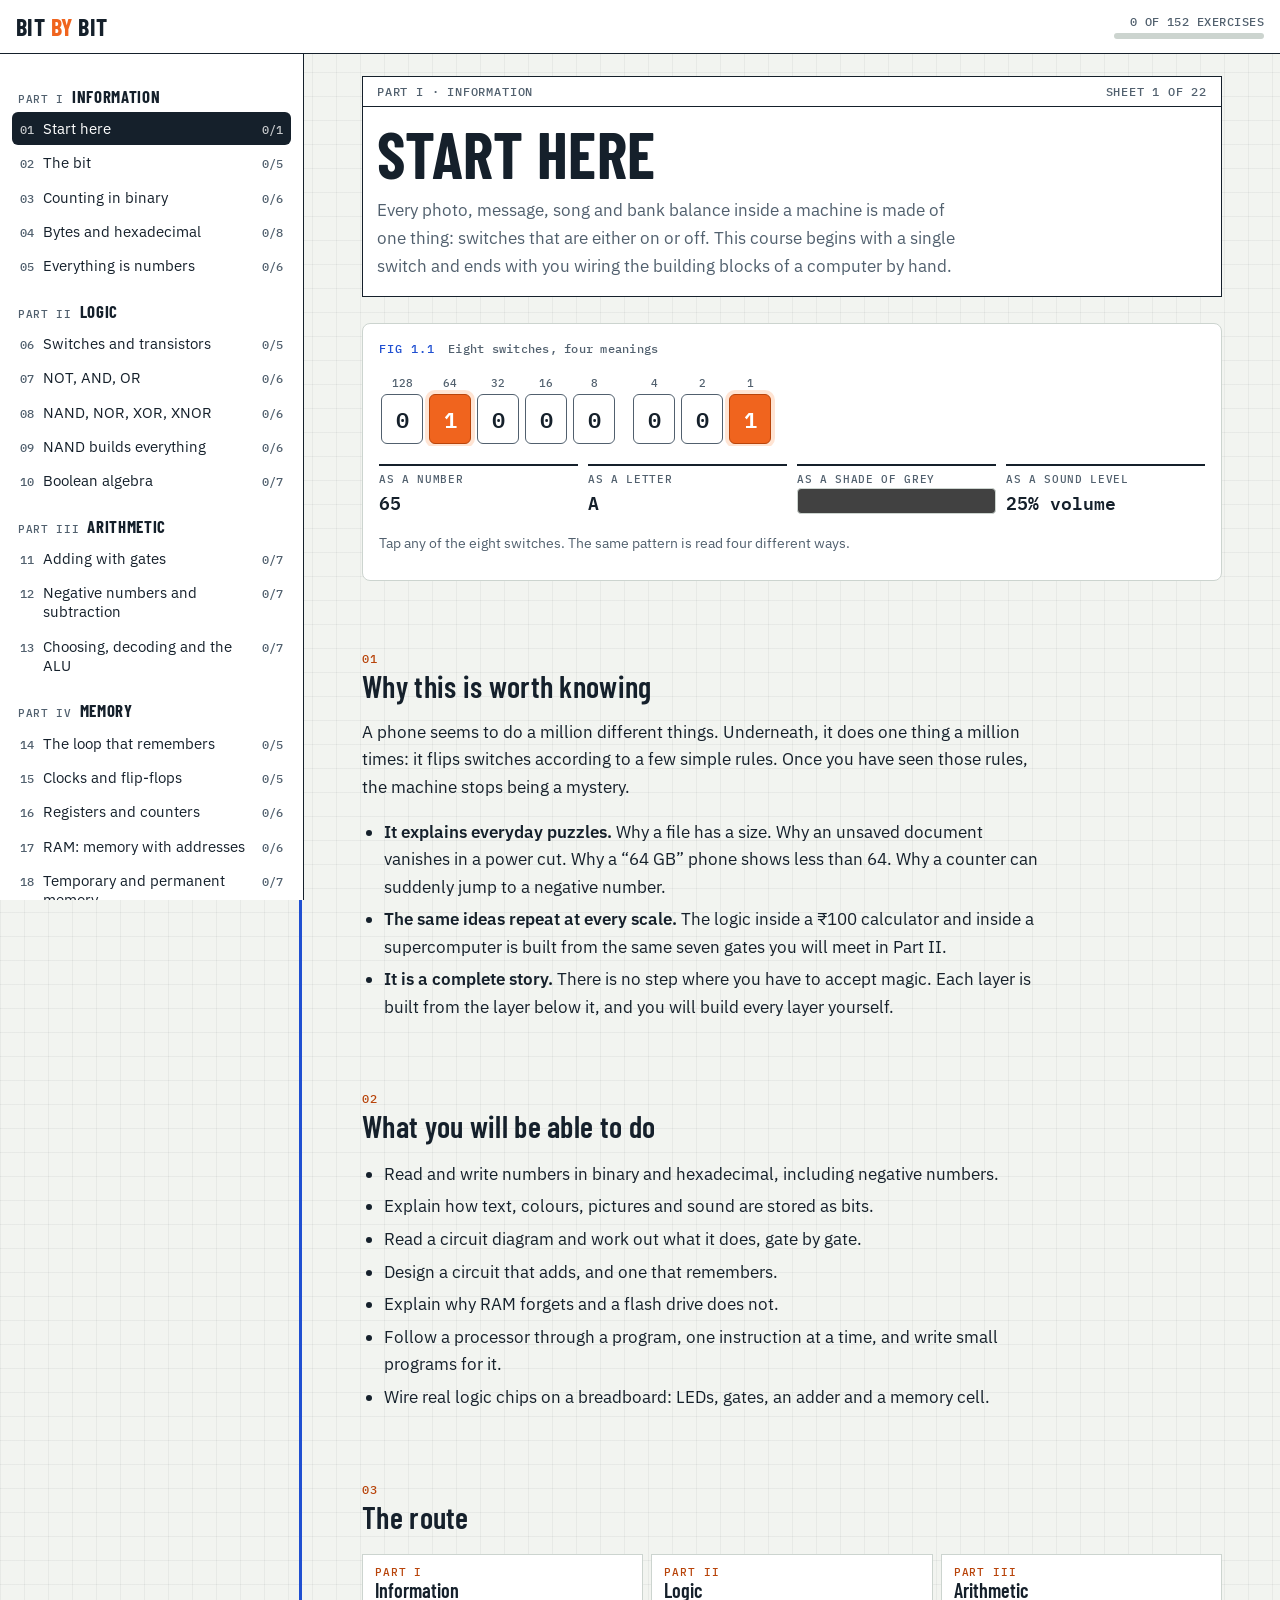
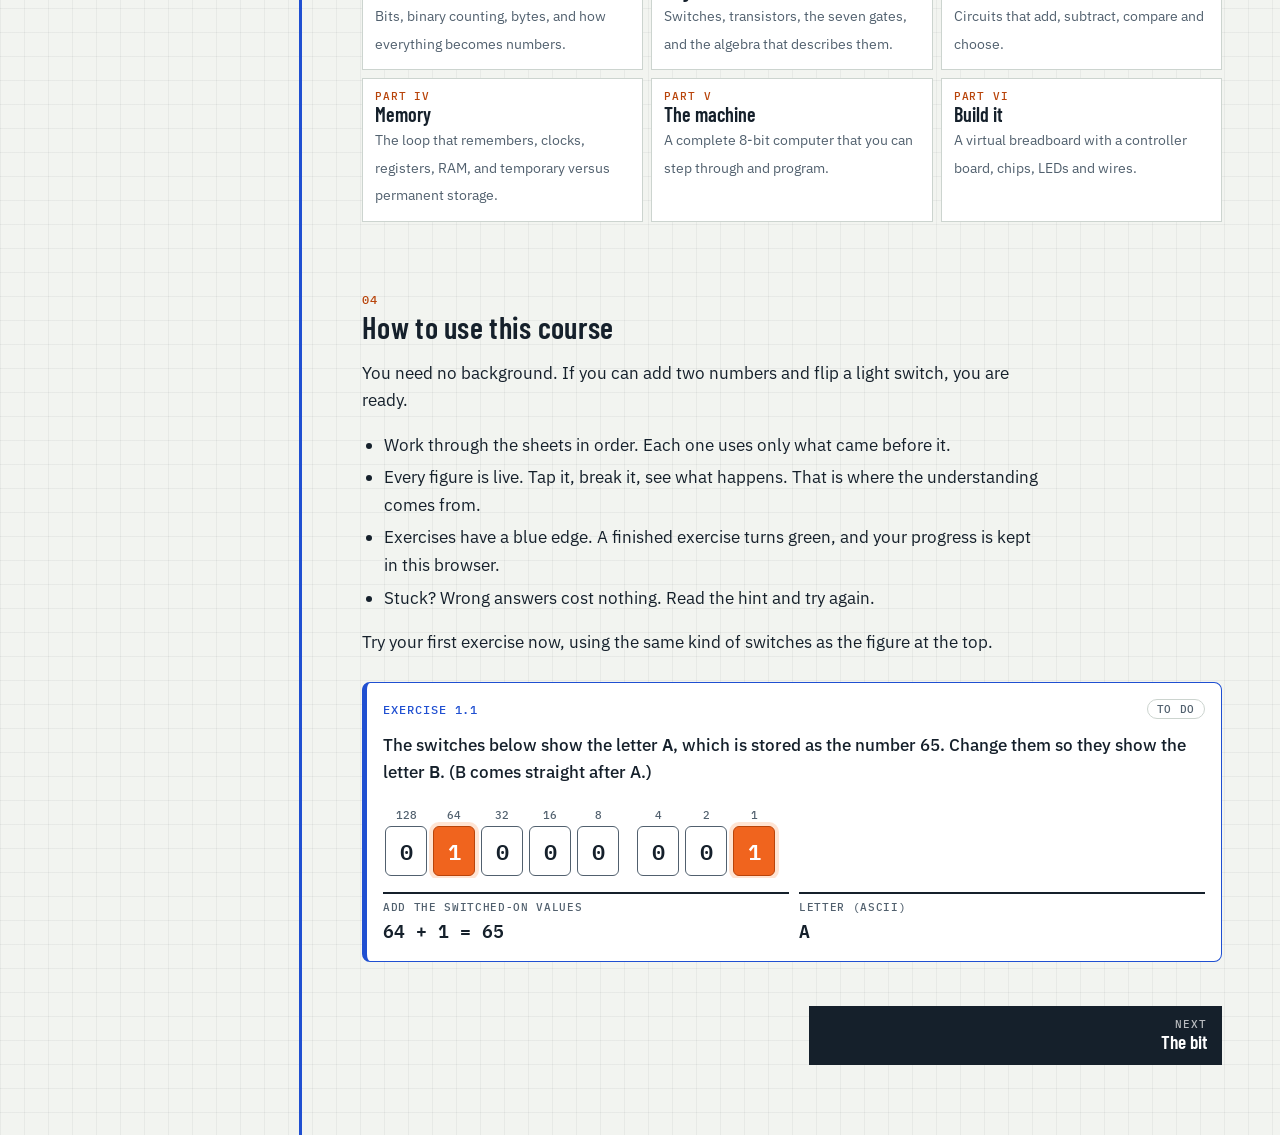
<file: index.html>
<!DOCTYPE html>
<html lang="en">
<head>
  <meta charset="utf-8">
  <meta name="viewport" content="width=device-width, initial-scale=1">
  <title>Bit by Bit</title>
  <meta name="description" content="A free interactive course that takes you from a single bit to a working computer: binary, logic gates, adders, memory, a tiny CPU and a virtual breadboard.">
  <link rel="preconnect" href="https://fonts.googleapis.com">
  <link rel="preconnect" href="https://fonts.gstatic.com" crossorigin>
  <link href="https://fonts.googleapis.com/css2?family=Barlow+Condensed:wght@500;600;700&family=IBM+Plex+Mono:wght@400;500;600;700&family=IBM+Plex+Sans:ital,wght@0,400;0,500;0,600;1,400&display=swap" rel="stylesheet">
  <link rel="stylesheet" href="css/app.css">
</head>
<body>
  <header class="topbar">
    <button id="toc-toggle" type="button" aria-controls="toc">Contents</button>
    <a class="brand" href="#start">Bit <i>by</i> Bit</a>
    <div class="prog" aria-label="Your progress"><span data-progress></span><div class="bar"><i data-bar></i></div></div>
  </header>
  <nav class="toc" id="toc" aria-label="Contents"><div id="toc-list"></div></nav>
  <div class="scrim" id="scrim"></div>
  <main id="main" tabindex="-1"><article id="page"></article></main>

  <script src="js/engine.js"></script>
  <script src="js/challenges.js"></script>
  <script src="js/app.js"></script>
  <script src="js/circuit.js"></script>
  <script src="js/widgets-a.js"></script>
  <script src="js/widgets-b.js"></script>
  <script src="js/boardui.js"></script>
  <script src="js/lessons-1.js"></script>
  <script src="js/lessons-2.js"></script>
  <script src="js/lessons-3.js"></script>
  <script src="js/lessons-4.js"></script>
  <script src="js/lessons-5.js"></script>
  <script>LG.start();</script>
</body>
</html>
</file>
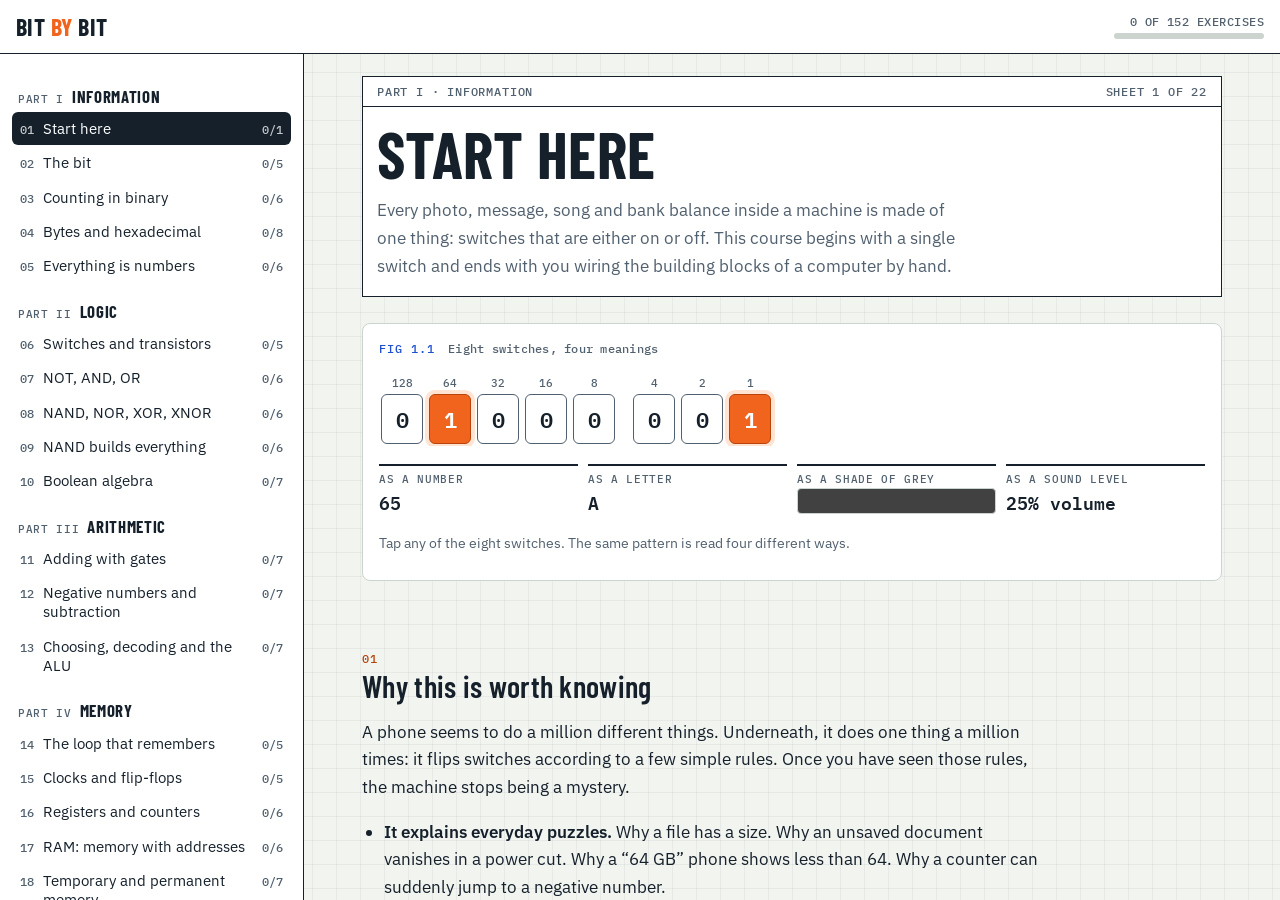
<file: logic_gates_teaching_app.html>
<!DOCTYPE html>
<html lang="en">
<head>
  <meta charset="utf-8">
  <meta name="viewport" content="width=device-width, initial-scale=1">
  <meta http-equiv="refresh" content="0; url=index.html">
  <title>Bit by Bit</title>
</head>
<body>
  <p>The Logic Gates Learning Lab is now <a href="index.html">Bit by Bit</a>.</p>
</body>
</html>
</file>
<file: css/app.css>
/* Bit by Bit. Layout idea: an engineer's drawing sheet. Graph-paper ground, a title block
   on every chapter, ink-blue for controls, and one loud colour kept for a live signal (a 1). */
:root {
  --paper: #F2F4F0;
  --sheet: #FFFFFF;
  --ink: #15202B;
  --ink-2: #51606E;
  --rule: #CCD4CF;
  --grid: rgba(21, 32, 43, 0.05);
  --accent: #1F4FD1;
  --accent-soft: #E4EBFB;
  --on-accent: #FFFFFF;
  --hi: #F0641E;
  --hi-deep: #B8440A;
  --hi-soft: #FFE4D3;
  --lo: #93A0AC;
  --good: #14784E;
  --good-soft: #DDF3E8;
  --bad: #BE2D28;
  --bad-soft: #FBE3E1;
  --warn: #8A5A00;
  --warn-soft: #FBEFD2;
  --f-display: "Barlow Condensed", "Arial Narrow", "Roboto Condensed", system-ui, sans-serif;
  --f-body: "IBM Plex Sans", system-ui, -apple-system, "Segoe UI", Roboto, sans-serif;
  --f-mono: "IBM Plex Mono", ui-monospace, SFMono-Regular, Menlo, Consolas, monospace;
  --toc-w: 304px;
  --bar-h: 54px;
}
@media (prefers-color-scheme: dark) {
  :root:not([data-theme="light"]) {
    color-scheme: dark;
    --paper: #0D141B; --sheet: #151E27; --ink: #E7EDF2; --ink-2: #9BA9B6; --rule: #2B3743; --grid: rgba(231, 237, 242, 0.035);
    --accent: #86ABFF; --accent-soft: #1B2B4D; --on-accent: #0D141B;
    --hi: #FF8A47; --hi-deep: #FFB489; --hi-soft: #4A2613; --lo: #586674;
    --good: #55C993; --good-soft: #143326; --bad: #FF8078; --bad-soft: #3D1A18; --warn: #F2C063; --warn-soft: #3A2D10;
  }
}
:root[data-theme="dark"] {
  color-scheme: dark;
  --paper: #0D141B; --sheet: #151E27; --ink: #E7EDF2; --ink-2: #9BA9B6; --rule: #2B3743; --grid: rgba(231, 237, 242, 0.035);
  --accent: #86ABFF; --accent-soft: #1B2B4D; --on-accent: #0D141B;
  --hi: #FF8A47; --hi-deep: #FFB489; --hi-soft: #4A2613; --lo: #586674;
  --good: #55C993; --good-soft: #143326; --bad: #FF8078; --bad-soft: #3D1A18; --warn: #F2C063; --warn-soft: #3A2D10;
}

* { box-sizing: border-box; }
html { height: 100%; -webkit-text-size-adjust: 100%; scroll-padding-top: calc(var(--bar-h) + 12px); }
body {
  margin: 0; min-height: 100%; color: var(--ink); background-color: var(--paper);
  background-image: linear-gradient(var(--grid) 1px, transparent 1px), linear-gradient(90deg, var(--grid) 1px, transparent 1px);
  background-size: 24px 24px;
  font: 400 17px/1.62 var(--f-body);
}
button, input, select, textarea { font: inherit; color: inherit; }
button { cursor: pointer; }
:focus-visible { outline: 3px solid var(--accent); outline-offset: 2px; }
code, .mono { font-family: var(--f-mono); font-variant-numeric: tabular-nums; }
code { background: var(--accent-soft); padding: 0.08em 0.36em; border-radius: 4px; font-size: 0.92em; white-space: nowrap; }
a { color: var(--accent); }

/* ── top bar ── */
.topbar {
  position: fixed; inset: 0 0 auto 0; height: var(--bar-h); z-index: 30; display: flex; align-items: center; gap: 12px; padding: 0 16px;
  background: var(--sheet); border-bottom: 1.5px solid var(--ink);
}
.brand { font: 700 1.5rem/1 var(--f-display); letter-spacing: 0.02em; text-transform: uppercase; color: var(--ink); text-decoration: none; white-space: nowrap; }
.brand i { font-style: normal; color: var(--hi); }
#toc-toggle { border: 1.5px solid var(--ink); background: var(--sheet); border-radius: 6px; padding: 5px 11px; font: 600 0.85rem var(--f-mono); text-transform: uppercase; letter-spacing: 0.04em; }
.prog { margin-left: auto; display: flex; flex-direction: column; align-items: flex-end; gap: 4px; font: 500 0.72rem var(--f-mono); color: var(--ink-2); text-transform: uppercase; letter-spacing: 0.04em; min-width: 0; }
.bar { width: 150px; max-width: 34vw; height: 6px; background: var(--rule); border-radius: 3px; overflow: hidden; }
.bar i { display: block; height: 100%; width: 0; background: var(--hi); transition: width 0.4s; }

/* ── contents ── */
.toc {
  position: fixed; top: var(--bar-h); bottom: 0; left: 0; width: var(--toc-w); z-index: 25; overflow-y: auto; padding: 14px 12px 40px;
  background: var(--sheet); border-right: 1.5px solid var(--ink); transform: translateX(-102%); transition: transform 0.22s ease;
}
.toc h2 { margin: 18px 6px 6px; font: 700 1.05rem/1.2 var(--f-display); letter-spacing: 0.04em; text-transform: uppercase; display: flex; gap: 8px; align-items: baseline; }
.toc h2 span { font: 500 0.7rem var(--f-mono); color: var(--ink-2); letter-spacing: 0.06em; }
.toc ol { list-style: none; margin: 0; padding: 0; display: flex; flex-direction: column; gap: 1px; }
.toc a { display: flex; gap: 9px; align-items: baseline; padding: 7px 8px; border-radius: 6px; text-decoration: none; color: var(--ink); font-size: 0.93rem; line-height: 1.3; }
.toc a:hover { background: var(--accent-soft); }
.toc a.current { background: var(--ink); color: var(--sheet); }
.toc .no { font: 500 0.74rem var(--f-mono); color: var(--ink-2); }
.toc a.current .no, .toc a.current .st { color: inherit; opacity: 0.75; }
.toc .tt-title { flex: 1; }
.toc .st { font: 500 0.72rem var(--f-mono); color: var(--ink-2); white-space: nowrap; }
.toc a.complete .st { color: var(--good); font-weight: 700; }
.scrim { position: fixed; inset: 0; background: rgba(8, 14, 20, 0.5); z-index: 20; opacity: 0; pointer-events: none; transition: opacity 0.2s; }
.toc-open .toc { transform: none; }
.toc-open .scrim { opacity: 1; pointer-events: auto; }

main { padding: calc(var(--bar-h) + 22px) 16px 70px; outline: none; }
#page { max-width: 860px; margin: 0 auto; }
@media (min-width: 1040px) {
  .toc { transform: none; }
  main { margin-left: var(--toc-w); padding-left: 36px; padding-right: 36px; }
  #toc-toggle, .scrim { display: none; }
}

/* ── chapter title block ── */
.titleblock { border: 1.5px solid var(--ink); background: var(--sheet); margin-bottom: 26px; }
.tb-row { display: flex; justify-content: space-between; gap: 12px; flex-wrap: wrap; padding: 7px 14px; border-bottom: 1.5px solid var(--ink); font: 500 0.72rem var(--f-mono); letter-spacing: 0.07em; text-transform: uppercase; color: var(--ink-2); }
.titleblock h1 { margin: 0; padding: 16px 14px 6px; font: 700 clamp(2.3rem, 8vw, 4rem)/0.98 var(--f-display); text-transform: uppercase; letter-spacing: 0.005em; text-wrap: balance; }
.titleblock .lead { margin: 0; padding: 4px 14px 16px; max-width: 62ch; font-size: 1.08rem; color: var(--ink-2); }

/* ── prose ── */
.prose > p, .prose > ul, .prose > ol, .prose > h2, .prose > h3, .prose > dl, .prose > .key, .prose > .aside, .prose > .recap, .prose > blockquote { max-width: 68ch; }
.prose { counter-reset: sec; }
.prose h2 { counter-increment: sec; margin: 2.3em 0 0.5em; font: 600 1.9rem/1.1 var(--f-display); letter-spacing: 0.01em; text-wrap: balance; }
.prose h2::before { content: counter(sec, decimal-leading-zero); display: block; font: 500 0.72rem var(--f-mono); letter-spacing: 0.08em; color: var(--hi-deep); margin-bottom: 4px; }
.prose h3 { margin: 1.7em 0 0.4em; font: 600 1.12rem/1.3 var(--f-body); }
.prose p { margin: 0.75em 0; }
.prose li { margin: 0.3em 0; }
.prose ul, .prose ol { padding-left: 1.3em; }
.prose strong, .prose b { font-weight: 600; }
.key { border-left: 4px solid var(--hi); background: var(--sheet); padding: 12px 16px; margin: 1.3em 0; }
.key b:first-child { display: block; font: 500 0.72rem var(--f-mono); letter-spacing: 0.08em; text-transform: uppercase; color: var(--hi-deep); margin-bottom: 3px; }
.aside { border: 1px dashed var(--rule); padding: 10px 14px; margin: 1.3em 0; color: var(--ink-2); font-size: 0.95rem; background: var(--sheet); }
.recap { border: 1.5px solid var(--ink); background: var(--sheet); padding: 14px 18px; margin: 2.4em 0 1em; }
.recap h3 { margin: 0 0 6px; font: 700 1.2rem var(--f-display); letter-spacing: 0.04em; text-transform: uppercase; }
.recap ul { margin: 0; }
dl.words { display: grid; grid-template-columns: max-content 1fr; gap: 6px 16px; margin: 1em 0; }
dl.words dt { font: 600 0.92rem var(--f-mono); }
dl.words dd { margin: 0; }
@media (max-width: 480px) { dl.words { grid-template-columns: 1fr; gap: 0; } dl.words dd { margin-bottom: 8px; } }
.roadmap { list-style: none; padding: 0 !important; margin: 1.2em 0; display: grid; gap: 8px; counter-reset: rm; max-width: none !important; grid-template-columns: repeat(auto-fit, minmax(230px, 1fr)); }
.roadmap li { counter-increment: rm; margin: 0; border: 1px solid var(--rule); background: var(--sheet); padding: 10px 12px 12px; }
.roadmap li::before { content: "Part " counter(rm, upper-roman); display: block; font: 500 0.7rem var(--f-mono); letter-spacing: 0.08em; text-transform: uppercase; color: var(--hi-deep); }
.roadmap b { display: block; font: 600 1.25rem/1.15 var(--f-display); }
.roadmap span { font-size: 0.9rem; color: var(--ink-2); }
.plain-table { border-collapse: collapse; font-size: 0.93rem; min-width: 520px; }
.plain-table th, .plain-table td { text-align: left; padding: 7px 12px 7px 0; border-bottom: 1px solid var(--rule); vertical-align: top; }
.plain-table th { font: 500 0.72rem var(--f-mono); text-transform: uppercase; letter-spacing: 0.06em; color: var(--ink-2); }
.plain-table td.mono { white-space: nowrap; }

.pager { display: flex; justify-content: space-between; gap: 12px; margin-top: 44px; }
.pg { flex: 1; max-width: 48%; border: 1.5px solid var(--ink); background: var(--sheet); padding: 10px 14px; text-decoration: none; color: var(--ink); display: flex; flex-direction: column; }
.pg span { font: 500 0.7rem var(--f-mono); text-transform: uppercase; letter-spacing: 0.08em; color: var(--ink-2); }
.pg b { font: 600 1.2rem/1.15 var(--f-display); }
.pg.next { text-align: right; margin-left: auto; background: var(--ink); color: var(--sheet); }
.pg.next span { color: inherit; opacity: 0.7; }

/* ── interactive frames ── */
.w { background: var(--sheet); border: 1px solid var(--rule); border-radius: 8px; padding: 16px; margin: 1.5em 0; min-width: 0; }
.fig-cap { font: 500 0.78rem var(--f-mono); color: var(--ink-2); margin-bottom: 12px; letter-spacing: 0.02em; }
.fig-cap span { text-transform: uppercase; letter-spacing: 0.08em; color: var(--accent); margin-right: 6px; }
.w.ex { border: 1.5px solid var(--accent); border-left-width: 5px; }
.w.ex.is-done { border-color: var(--good); }
.w .w.ex { margin-bottom: 0; }
.ex-head { display: flex; justify-content: space-between; align-items: center; gap: 10px; margin-bottom: 8px; }
.ex-no { font: 500 0.74rem var(--f-mono); letter-spacing: 0.08em; text-transform: uppercase; color: var(--accent); }
.is-done .ex-no { color: var(--good); }
.chip { font: 500 0.7rem var(--f-mono); letter-spacing: 0.06em; text-transform: uppercase; border: 1px solid var(--rule); border-radius: 99px; padding: 2px 9px; color: var(--ink-2); white-space: nowrap; }
.is-done .chip { background: var(--good); border-color: var(--good); color: var(--sheet); }
.ex-q { display: block; margin: 0 0 12px; font-weight: 500; }
.scrollx {
  overflow-x: auto; max-width: 100%; -webkit-overflow-scrolling: touch;
  /* soft shadows at an edge whenever there is more to scroll to */
  background:
    linear-gradient(to right, var(--sheet) 40%, transparent) left / 28px 100% no-repeat local,
    linear-gradient(to left, var(--sheet) 40%, transparent) right / 28px 100% no-repeat local,
    radial-gradient(farthest-side at 0 50%, var(--lo), transparent) left / 12px 100% no-repeat scroll,
    radial-gradient(farthest-side at 100% 50%, var(--lo), transparent) right / 12px 100% no-repeat scroll;
}
pre.code { margin: 0.8em 0; white-space: pre; overflow-x: auto; width: auto; min-width: max-content; }
.grow { flex: 1 1 300px; min-width: 0; }
.hint-inline { margin: 8px 0 0; font-size: 0.86rem; color: var(--ink-2); }
.live { margin: 12px 0 0; padding: 9px 12px; background: var(--paper); border-radius: 6px; font-size: 0.95rem; }
.fb { margin: 12px 0 0; padding: 9px 12px; border-radius: 6px; font-size: 0.95rem; }
.fb:empty { display: none; }
.fb.good { background: var(--good-soft); color: var(--good); }
.fb.bad { background: var(--bad-soft); color: var(--bad); }
.fb.good b, .fb.bad b { font-weight: 700; }
.shake { animation: shake 0.3s; }
@keyframes shake { 25% { transform: translateX(-5px); } 75% { transform: translateX(5px); } }

.btn { border: 1.5px solid var(--accent); background: var(--accent); color: var(--on-accent); padding: 8px 15px; border-radius: 6px; font-weight: 600; font-size: 0.93rem; min-height: 42px; }
.btn:hover { filter: brightness(1.1); }
.btn.ghost { background: transparent; color: var(--accent); }
.btn.danger { background: var(--bad); border-color: var(--bad); color: var(--sheet); }
.btn.sq { min-width: 42px; padding: 8px 0; }
.btn:disabled { opacity: 0.45; cursor: not-allowed; }
.ctrl { display: flex; flex-wrap: wrap; align-items: center; gap: 10px; margin-top: 12px; }
.ctrl:first-child { margin-top: 0; }
.ctrl label { font-size: 0.9rem; font-weight: 500; }
.ctrl input[type="range"] { flex: 1 1 160px; min-width: 120px; accent-color: var(--hi); }
.check { display: inline-flex; align-items: center; gap: 6px; font-size: 0.9rem; }
.check input { width: 18px; height: 18px; accent-color: var(--accent); }
.select, .answer, .code { border: 1.5px solid var(--ink-2); background: var(--sheet); border-radius: 6px; padding: 8px 10px; min-height: 42px; }
.answer { width: 9.5em; max-width: 100%; }
.answer.wide { flex: 1 1 220px; width: auto; }
.answer-row { display: flex; flex-wrap: wrap; align-items: center; gap: 10px; margin-top: 10px; }
.choices { display: flex; flex-wrap: wrap; gap: 10px; }
.choices.stack { flex-direction: column; align-items: stretch; }
.choice { border: 1.5px solid var(--ink-2); background: var(--sheet); border-radius: 6px; padding: 9px 16px; min-height: 44px; min-width: 56px; text-align: left; }
.choice:hover { border-color: var(--accent); }
.choice.right { background: var(--good-soft); border-color: var(--good); color: var(--good); font-weight: 600; }
.choice.wrong { background: var(--bad-soft); border-color: var(--bad); color: var(--bad); }
.reveal { margin-top: 12px; font-size: 0.93rem; }
.reveal summary { cursor: pointer; color: var(--accent); font-weight: 500; }
.tabs { display: flex; flex-wrap: wrap; gap: 6px; margin-bottom: 12px; }
.tab { border: 1.5px solid var(--rule); background: var(--sheet); border-radius: 6px; padding: 7px 12px; font-size: 0.9rem; min-height: 40px; }
.tab.on { background: var(--ink); border-color: var(--ink); color: var(--sheet); }
.tab code { background: transparent; padding: 0; opacity: 0.7; }
.two-col { display: flex; flex-wrap: wrap; gap: 18px; align-items: flex-start; }
.two-col > * { flex: 1 1 260px; min-width: 0; }
.dots { display: flex; align-items: center; gap: 6px; margin-bottom: 10px; }
.dot { width: 12px; height: 12px; border-radius: 50%; border: 1.5px solid var(--ink-2); }
.dot.on { background: var(--good); border-color: var(--good); }
.dots-label { font: 500 0.75rem var(--f-mono); color: var(--ink-2); margin-left: 6px; }
.drill-q { font-size: 1.15rem; margin: 0 0 10px; }

/* ── bits ── */
.bitrow { display: inline-flex; gap: 6px; padding: 2px; }
.bitcol { display: flex; flex-direction: column; align-items: center; gap: 4px; }
.bitcol.gap { margin-right: 12px; }
.weight { font: 500 0.7rem var(--f-mono); color: var(--ink-2); min-height: 1em; }
.bit { width: 42px; height: 50px; border: 1.5px solid var(--ink-2); border-radius: 6px; background: var(--sheet); font: 600 1.35rem var(--f-mono); display: inline-flex; align-items: center; justify-content: center; padding: 0; transition: background 0.12s, box-shadow 0.12s; }
.bit.on { background: var(--hi); border-color: var(--hi-deep); color: #fff; box-shadow: 0 0 0 4px var(--hi-soft); }
.bit:disabled { cursor: default; opacity: 1; border-style: dashed; }
.bit.static { cursor: default; }
.bit.empty { color: var(--ink-2); border-style: dashed; }
.bit.flash { animation: flash 0.5s; }
@keyframes flash { 0% { transform: translateY(-5px); } }
.bitrow.small .bit { width: 34px; height: 40px; font-size: 1.1rem; }
.readouts, .meanings { display: grid; grid-template-columns: repeat(auto-fit, minmax(170px, 1fr)); gap: 10px; margin-top: 14px; }
.readouts > div, .meanings > div { border-top: 2px solid var(--ink); padding-top: 6px; display: flex; flex-direction: column; gap: 2px; min-width: 0; }
.readouts span, .meanings span { font: 500 0.7rem var(--f-mono); letter-spacing: 0.06em; text-transform: uppercase; color: var(--ink-2); }
.readouts b, .meanings b { font-size: 1.15rem; overflow-wrap: anywhere; }
.swatch { display: block; height: 26px; border: 1px solid var(--rule); border-radius: 4px; }
.bigval { font-size: 1.5rem; font-weight: 600; }
.lrow { display: flex; align-items: flex-end; gap: 12px; margin: 6px 0; }
.lrow-label { width: 5.4em; flex: none; font: 500 0.78rem var(--f-mono); color: var(--ink-2); text-align: right; padding-bottom: 14px; }
.adder { display: inline-block; min-width: max-content; }
.addgrid .lrow-label { padding-bottom: 6px; }
.acrow { display: inline-flex; gap: 6px; padding: 2px; }
.ac { width: 42px; height: 34px; display: inline-flex; align-items: center; justify-content: center; font: 600 1.15rem var(--f-mono); border-radius: 6px; }
.ac.carry { font-size: 0.9rem; color: var(--ink-2); height: 24px; transform: translateX(24px); }
.ac.carry.one { color: var(--hi-deep); font-weight: 700; }
.ac.carry.cin { outline: 1.5px dashed var(--hi); }
.ac.sum { border: 1.5px solid var(--ink); background: var(--paper); }
.ac.sum.one { background: var(--hi); border-color: var(--hi-deep); color: #fff; }
.ac.sum.now { outline: 3px solid var(--accent); }
.lrow.total { border-top: 2px solid var(--ink); padding-top: 6px; }
.flags { display: flex; flex-wrap: wrap; gap: 8px; margin-top: 12px; }
.flag { font: 500 0.78rem var(--f-mono); border: 1.5px solid var(--rule); border-radius: 99px; padding: 3px 11px; color: var(--ink-2); }
.flag.on { border-color: var(--hi-deep); background: var(--hi-soft); color: var(--hi-deep); }

/* ── tables ── */
.tt { border-collapse: collapse; font-family: var(--f-mono); font-variant-numeric: tabular-nums; font-size: 0.95rem; }
.tt th, .tt td { border: 1px solid var(--rule); padding: 5px 13px; text-align: center; }
.tt th { background: var(--paper); font-weight: 600; font-size: 0.82rem; }
.tt .out { background: var(--accent-soft); }
.tt td.one { color: var(--hi-deep); font-weight: 700; }
.tt tr.now td { background: var(--hi-soft); box-shadow: inset 0 2px 0 var(--hi), inset 0 -2px 0 var(--hi); }
.tt tr.differs td { background: var(--bad-soft); }
.tt.left td, .tt.left th { text-align: left; }
.tt td.big { font-family: var(--f-body); font-size: 1.15rem; }
.cellbtn { width: 44px; height: 36px; border: 1.5px dashed var(--ink-2); border-radius: 6px; background: var(--sheet); font: 600 1.05rem var(--f-mono); }
.cellbtn.v1 { background: var(--hi); border: 1.5px solid var(--hi-deep); color: #fff; }
.cellbtn.v0 { border-style: solid; }
.cellbtn.wrong { outline: 3px solid var(--bad); }
.circuit-wrap { display: flex; flex-wrap: wrap; gap: 18px; align-items: center; }

/* ── schematic drawings ── */
.circuit, .schem { display: block; width: 100%; height: auto; }
.wire { fill: none; stroke: var(--lo); stroke-width: 3; stroke-linejoin: round; stroke-linecap: round; }
.wire.on { stroke: var(--hi); stroke-width: 3.6; }
.wire.flow { stroke-dasharray: 8 6; animation: flow 0.7s linear infinite; }
@keyframes flow { to { stroke-dashoffset: -14; } }
.wire-dot { fill: var(--lo); }
.wire-dot.on { fill: var(--hi); }
.stub { stroke: var(--ink); stroke-width: 2; }
.gate-body { fill: var(--sheet); stroke: var(--ink); stroke-width: 2; stroke-linejoin: round; }
.gate.on .gate-body { fill: var(--hi-soft); }
.gate-extra { fill: none; stroke: var(--ink); stroke-width: 2; }
.gate-name { font: 600 8.5px var(--f-mono); fill: var(--ink-2); }
.pad, .sw-g { cursor: pointer; }
.pad-hit { fill: transparent; }
.pad-box { fill: var(--sheet); stroke: var(--ink); stroke-width: 2; }
.pad.on .pad-box { fill: var(--hi); stroke: var(--hi-deep); }
.pad-val { font: 700 16px var(--f-mono); fill: var(--ink); pointer-events: none; }
.pad.on .pad-val { fill: #fff; }
.pad:focus-visible .pad-box, .sw-g:focus-visible .sw-arm { stroke: var(--accent); stroke-width: 3.5; }
.pad:focus, .sw-g:focus, .pin-btn:focus { outline: none; }
.lamp-body { fill: var(--sheet); stroke: var(--ink); stroke-width: 2; }
.lamp-glow { fill: var(--hi); opacity: 0; }
.lamp.on .lamp-body { fill: var(--hi); stroke: var(--hi-deep); }
.lamp.on .lamp-glow { opacity: 0.28; }
.lamp-val { font: 700 13px var(--f-mono); fill: var(--ink); }
.lamp.on .lamp-val { fill: #fff; }
.c-label { font: 600 12px var(--f-body); fill: var(--ink-2); }
.c-label.small { font-size: 10px; }
.c-note { font: 400 10.5px var(--f-mono); fill: var(--ink-2); }
.sw-arm { stroke: var(--ink); stroke-width: 4; stroke-linecap: round; }
.sw-arm.on { stroke: var(--hi); }
.sw-end { fill: var(--sheet); stroke: var(--ink); stroke-width: 2; }
.battery line { stroke: var(--ink); stroke-width: 3; }
.battery line.short { stroke-width: 6; }
.resistor { fill: var(--sheet); stroke: var(--ink); stroke-width: 2; }
.plate { stroke: var(--ink); stroke-width: 4; stroke-linecap: round; }
.plate.on { stroke: var(--hi); }
.ground { fill: none; stroke: var(--ink); stroke-width: 2.5; stroke-linecap: round; }
.fc-sub { fill: var(--paper); stroke: var(--ink-2); }
.fc-sd { fill: var(--accent-soft); stroke: var(--accent); }
.fc-channel { fill: var(--rule); }
.fc-channel.on { fill: var(--hi); }
.fc-ox { fill: var(--sheet); stroke: var(--rule); stroke-dasharray: 4 3; }
.fc-fg { fill: var(--paper); stroke: var(--ink); stroke-width: 2; }
.fc-cg { fill: var(--rule); stroke: var(--ink); stroke-width: 2; }
.fc-cg.on { fill: var(--accent-soft); }
.fc-e { fill: var(--accent); }

/* plots */
.plot { width: 100%; height: auto; display: block; }
.plot-title { display: flex; flex-direction: column; margin: 10px 0 6px; font-size: 0.92rem; }
.plot-title span { font: 400 0.72rem var(--f-mono); color: var(--ink-2); }
.plot-grid { stroke: var(--rule); stroke-dasharray: 3 3; }
.plot-bar { fill: var(--accent); }
.plot-bar.err { fill: var(--bad); }
.plot-t { font: 600 13px var(--f-mono); fill: var(--ink); }
.plot-t.err { fill: var(--bad); }
.plot-t.ok { fill: var(--good); }
.timing { display: block; height: auto; width: 100%; }
.tm-name { font: 500 11px var(--f-mono); fill: var(--ink-2); }
.tm-wave { fill: none; stroke: var(--ink); stroke-width: 2.5; stroke-linejoin: round; }
.tm-wave.r2 { stroke: var(--accent); }
.tm-wave.r3 { stroke: var(--hi); stroke-width: 3; }
.tm-edge { stroke: var(--hi); stroke-dasharray: 2 4; opacity: 0.6; }

/* small widgets */
.hero-demo { display: flex; flex-direction: column; gap: 4px; }
.guess-q { font-size: 1.15rem; margin: 0 0 12px; }
.trail { display: flex; gap: 6px; margin-top: 14px; }
.trail .bit { width: 38px; height: 44px; }
.combos-n { font-size: 1.15rem; margin: 12px 0 8px; overflow-wrap: anywhere; }
.patterns { display: flex; flex-wrap: wrap; gap: 6px; }
.rgb-swatch { min-height: 120px; border-radius: 8px; border: 1px solid var(--rule); }
.px-wrap { display: flex; flex-wrap: wrap; gap: 18px; align-items: center; }
.pxgrid { display: grid; grid-template-columns: repeat(8, 34px); gap: 2px; background: var(--rule); padding: 2px; border-radius: 4px; }
.px { width: 34px; height: 34px; border: 0; background: var(--sheet); padding: 0; }
.px.on { background: var(--ink); }
.pxbytes { font-size: 0.9rem; line-height: 36px; }
.pxbytes div { height: 36px; white-space: nowrap; }
.pxbytes span { color: var(--hi-deep); font-weight: 600; margin-left: 8px; }
@media (max-width: 420px) { .pxgrid { grid-template-columns: repeat(8, 30px); } .px { width: 30px; height: 30px; } .pxbytes, .pxbytes div { line-height: 32px; height: 32px; } }
.wheel { display: block; width: 100%; max-width: 330px; height: auto; margin: 0 auto; }
.wh-dot { fill: var(--sheet); stroke: var(--ink-2); stroke-width: 1.5; }
.wh-dot.neg { fill: var(--accent-soft); }
.wh-dot.on { fill: var(--hi); stroke: var(--hi-deep); }
.wh-s { font: 600 12px var(--f-mono); fill: var(--ink); }
.wh-s.on { fill: #fff; }
.wh-b { font: 500 10px var(--f-mono); fill: var(--ink-2); }
.wh-c { font: 700 26px var(--f-mono); fill: var(--ink); }
.wh-c2 { font: 500 10.5px var(--f-mono); fill: var(--ink-2); }
.declist { display: flex; flex-direction: column; gap: 5px; }
.decline { display: flex; align-items: center; gap: 10px; border: 1.5px solid var(--rule); border-radius: 6px; padding: 5px 10px; font-size: 0.88rem; }
.decline span { flex: 1; color: var(--ink-2); }
.decline i { font: 700 1rem var(--f-mono); font-style: normal; width: 1.6em; text-align: center; border-radius: 4px; }
.decline.on { border-color: var(--hi-deep); background: var(--hi-soft); }
.decline.on i { background: var(--hi); color: #fff; }
.ramgrid, .cpu-mem { font-size: 0.86rem; border: 1px solid var(--rule); border-radius: 6px; overflow: hidden; }
.ramhead, .ramrow { display: grid; grid-template-columns: 3.4em 1fr 3.4em; gap: 8px; padding: 4px 10px; align-items: center; }
.cpu-mem .ramhead, .cpu-mem .ramrow { grid-template-columns: 2.6em 5.6em 1fr 3.6em; }
.ramhead { font: 500 0.66rem var(--f-mono); text-transform: uppercase; letter-spacing: 0.06em; color: var(--ink-2); background: var(--paper); }
.ramrow { border-top: 1px solid var(--rule); }
.ramrow.on { background: var(--hi-soft); box-shadow: inset 4px 0 0 var(--hi); }
.ramrow.touched { background: var(--accent-soft); }
.cells i { font-style: normal; display: inline-block; width: 1.5em; text-align: center; }
.cells i.one { color: var(--hi-deep); font-weight: 700; }
.dram { display: flex; gap: 8px; flex-wrap: wrap; }
.cap { display: flex; flex-direction: column; align-items: center; gap: 4px; }
.cap-jar { position: relative; width: 34px; height: 84px; border: 2px solid var(--ink); border-top: 0; border-radius: 0 0 6px 6px; overflow: hidden; background: var(--paper); }
.cap-fill { position: absolute; left: 0; right: 0; bottom: 0; background: var(--hi); transition: height 0.25s linear; }
.cap-line { position: absolute; left: 0; right: 0; top: 50%; border-top: 2px dashed var(--ink); }
.cap.err b { color: var(--bad); }
.cap.err .cap-jar { border-color: var(--bad); }
.mem-panel { border: 1.5px solid var(--ink); padding: 12px; background: var(--paper); display: flex; flex-direction: column; gap: 8px; }
.mem-panel h4 { margin: 0; font: 700 1.05rem var(--f-display); letter-spacing: 0.05em; text-transform: uppercase; }
.mem-panel .answer { width: 100%; }
.mem-panel .hint-inline { margin: 0; }
.store-box { border: 1.5px solid var(--ink-2); background: var(--sheet); border-radius: 6px; padding: 8px 10px; min-height: 42px; overflow-wrap: anywhere; }
.store-box.empty { color: var(--ink-2); font-style: italic; }
.cpu { display: flex; flex-wrap: wrap; gap: 18px; }
.cpu-left { flex: 1 1 250px; min-width: 0; display: flex; flex-direction: column; gap: 8px; }
.cpu-right { flex: 2 1 330px; min-width: 0; }
.code { width: 100%; font-size: 0.86rem; line-height: 1.5; resize: vertical; }
.cpu-regs { display: grid; grid-template-columns: repeat(auto-fit, minmax(128px, 1fr)); gap: 8px; margin-bottom: 10px; }
.reg { border: 1.5px solid var(--ink); padding: 6px 9px; display: flex; flex-direction: column; background: var(--paper); min-width: 0; }
.reg span { font: 600 0.78rem var(--f-mono); }
.reg span i { font-style: normal; font-weight: 400; color: var(--ink-2); font-size: 0.68rem; }
.reg b { font-size: 1rem; }
.reg b.big { font-size: 1.7rem; line-height: 1.1; color: var(--hi-deep); }
.reg em { font-style: normal; font-size: 0.8rem; color: var(--ink-2); }
.reg.out { background: var(--sheet); }
.cpu-regs .flags { margin: 0; align-content: center; }
.finish-big { font: 600 1.6rem/1.2 var(--f-display); margin: 0 0 12px; }
.finish-big span { color: var(--hi-deep); margin-left: 8px; }
.finish-parts { display: flex; flex-direction: column; gap: 8px; }
.fp { display: grid; grid-template-columns: 9.5em 1fr 3.6em; gap: 10px; align-items: center; font-size: 0.9rem; }
.fp .bar { width: 100%; max-width: none; }
.fp b { text-align: right; font-size: 0.8rem; }

/* ── breadboard bench ── */
.bench-tools, .bench-opts { display: flex; flex-wrap: wrap; align-items: center; gap: 6px; margin-bottom: 8px; }
.bench-opts { gap: 10px; font-size: 0.88rem; }
.tool { border: 1.5px solid var(--ink-2); background: var(--sheet); border-radius: 6px; padding: 7px 12px; min-height: 42px; font-weight: 500; font-size: 0.9rem; }
.tool.on { background: var(--accent); border-color: var(--accent); color: var(--on-accent); }
.bench-scroll { overflow: auto; border: 1.5px solid var(--ink); border-radius: 8px; background: #D9DED9; padding: 8px; -webkit-overflow-scrolling: touch; }
.bench-svg { display: block; height: auto; max-width: none; touch-action: pan-x pan-y; user-select: none; -webkit-user-select: none; }
.bench-status { margin: 8px 0 0; font-size: 0.92rem; padding: 7px 10px; background: var(--paper); border-radius: 6px; min-height: 2.4em; }
.bench-status.bad { background: var(--bad-soft); color: var(--bad); }
.issue { margin: 6px 0 0; padding: 7px 10px; border-radius: 6px; font-size: 0.9rem; }
.issue.err { background: var(--bad-soft); color: var(--bad); font-weight: 600; }
.issue.warn { background: var(--warn-soft); color: var(--warn); }
.ctl-board { fill: #0F6464; stroke: #083F3F; stroke-width: 2; }
.ctl-title { font: 700 17px var(--f-display); letter-spacing: 0.12em; fill: #D6F5F0; }
.ctl-sub { font: 400 9.5px var(--f-mono); fill: #9AD4CC; }
.pin-name { font: 600 10px var(--f-mono); fill: #D6F5F0; }
.socket { fill: #111519; stroke: #9AD4CC; stroke-width: 1; }
.pin-btn { cursor: pointer; }
.pin-btn rect { fill: #0A4444; stroke: #9AD4CC; stroke-width: 1.5; }
.pin-btn text, .pin-read text { font: 700 10px var(--f-mono); fill: #D6F5F0; pointer-events: none; }
.pin-btn.on rect { fill: #F0641E; stroke: #FFD2B8; }
.pin-btn:focus-visible rect { stroke: #fff; stroke-width: 3; }
.pin-read rect { fill: none; stroke: #9AD4CC; stroke-dasharray: 3 3; }
.pin-read.on rect { fill: #F0641E; }
.bb-body { fill: #F1EEE6; stroke: #C9C3B3; stroke-width: 2; }
.bb-gap { fill: #E2DDD0; }
.hole { fill: #33383E; }
.rail-line { stroke-width: 2; }
.rail-line.plus, .rail-sign.plus { stroke: #D23B30; fill: #D23B30; }
.rail-line.minus, .rail-sign.minus { stroke: #2F6FDE; fill: #2F6FDE; }
.rail-sign { font: 700 13px var(--f-mono); stroke: none !important; }
.bb-label { font: 500 8.5px var(--f-mono); fill: #948E7E; }
.xray line { stroke: #C68A12; stroke-width: 7; stroke-linecap: round; opacity: 0; transition: opacity 0.2s; }
.show-xray .xray line { opacity: 0.42; }
.sig .v1 { fill: rgba(240, 100, 30, 0.6); }
.sig .v0 { fill: rgba(47, 111, 222, 0.28); }
.hide-sig .sig { display: none; }
.hit { fill: transparent; cursor: pointer; }
.pending { fill: none; stroke: #1F4FD1; stroke-width: 3; animation: pulse 0.9s ease-in-out infinite; }
@keyframes pulse { 50% { stroke-width: 6; opacity: 0.5; } }
.part { pointer-events: none; }
.part-sw, .part-chip, .erase .part { pointer-events: auto; cursor: pointer; }
.erase .part:hover { opacity: 0.55; }
.wire-body { fill: none; stroke-width: 5; stroke-linecap: round; }
.wire-shadow { fill: none; stroke: rgba(0, 0, 0, 0.28); stroke-width: 7.5; stroke-linecap: round; }
.wire-end { stroke: rgba(0, 0, 0, 0.45); stroke-width: 1; }
.wire-hit { fill: none; stroke: transparent; stroke-width: 18; }
.lead { stroke: #8D949C; stroke-width: 2.4; stroke-linecap: round; }
.lead-end { fill: #6C737B; }
.res-body { fill: #DCC49A; stroke: #8C7A56; }
.sw-body { fill: #3B4652; stroke: #1E252C; }
.sw-body.on { fill: #14784E; }
.sw-knob { fill: #EEF1F3; }
.led-dome { stroke: rgba(0, 0, 0, 0.4); stroke-width: 1.2; }
.led-shine { fill: rgba(255, 255, 255, 0.4); }
.led-glow { opacity: 0.55; filter: blur(6px); }
.led-plus { font: 700 11px var(--f-mono); fill: #D23B30; }
.led-x { font: 700 12px var(--f-mono); fill: #fff; }
.led-red .led-dome { fill: #7E2620; } .led-red.lit .led-dome, .led-red .led-glow { fill: #FF3B2B; }
.led-green .led-dome { fill: #1E5B36; } .led-green.lit .led-dome, .led-green .led-glow { fill: #36E07A; }
.led-yellow .led-dome { fill: #7A6212; } .led-yellow.lit .led-dome, .led-yellow .led-glow { fill: #FFD21F; }
.led-blue .led-dome { fill: #1E3B7A; } .led-blue.lit .led-dome, .led-blue .led-glow { fill: #4D8DFF; }
.part-led.blown .led-dome { fill: #2A2A2A; }
.leg { fill: #B4B9C0; }
.chip-body { fill: #20252A; stroke: #0C0F12; stroke-width: 1.5; }
.chip-body.sel { stroke: #F0641E; stroke-width: 3; }
.chip-notch { fill: #3B434C; }
.chip-dot { fill: #9BA3AB; }
.chip-text { font: 600 10.5px var(--f-mono); fill: #D9DEE3; letter-spacing: 0.04em; }
.chip-pin { font: 500 7px var(--f-mono); fill: #8C959E; }
.chip-pwr { fill: #4A525A; }
.chip-pwr.on { fill: #36E07A; }
.pinout { margin-top: 10px; border: 1.5px solid var(--ink); padding: 10px; background: var(--paper); overflow-x: auto; }
.pinout > b { font: 700 1.05rem var(--f-display); letter-spacing: 0.04em; display: block; margin-bottom: 6px; }
.po-row { display: grid; grid-template-columns: repeat(7, minmax(46px, 1fr)); gap: 4px; min-width: 350px; }
.po { border: 1px solid var(--ink-2); border-radius: 4px; padding: 3px 2px; text-align: center; font: 600 0.72rem var(--f-mono); background: var(--sheet); }
.po i { display: block; font-style: normal; font-weight: 400; color: var(--ink-2); font-size: 0.64rem; }
.po.out { background: var(--hi-soft); border-color: var(--hi-deep); }
.po.pwr { background: var(--accent-soft); border-color: var(--accent); }
.po-body { background: #20252A; color: #C9CED4; font: 500 0.68rem var(--f-mono); text-align: center; padding: 6px; margin: 4px 0; border-radius: 4px; min-width: 350px; }
.lab-picker { display: flex; gap: 6px; overflow-x: auto; padding-bottom: 8px; margin-bottom: 10px; -webkit-overflow-scrolling: touch; }
.lab-tab { flex: none; border: 1.5px solid var(--rule); background: var(--sheet); border-radius: 6px; padding: 7px 11px; font-size: 0.86rem; min-height: 42px; display: inline-flex; gap: 7px; align-items: center; }
.lab-tab span { color: var(--ink-2); font-size: 0.74rem; }
.lab-tab.done { border-color: var(--good); }
.lab-tab.done i { color: var(--good); font-style: normal; font-weight: 700; }
.lab-tab.on { background: var(--ink); border-color: var(--ink); color: var(--sheet); }
.lab-tab.on span, .lab-tab.on i { color: inherit; }
.lab-head { display: flex; align-items: center; gap: 10px; flex-wrap: wrap; }
.lab-head h3 { margin: 0; font: 600 1.6rem/1.1 var(--f-display); }
.lab-goal { margin: 6px 0 4px; font-weight: 500; }
.lab-panel { margin-bottom: 12px; }
.lab-panel ol { margin: 8px 0 0; padding-left: 1.3em; }

@media (max-width: 560px) {
  body { font-size: 16px; }
  .w { padding: 13px 12px; margin-left: -4px; margin-right: -4px; }
  .bit { width: 36px; height: 46px; font-size: 1.2rem; }
  .bitrow { gap: 4px; }
  .bitcol.gap { margin-right: 8px; }
  .ac { width: 36px; }
  .acrow { gap: 4px; }
  .ac.carry { transform: translateX(20px); }
  .lrow-label { width: 4.2em; font-size: 0.7rem; }
  .prog span { display: none; }
  .bench-tools .select { max-width: 9.5em; }
  .tool { padding: 7px 10px; }
  .bar { width: 90px; }
}
@media (prefers-reduced-motion: reduce) {
  *, *::before, *::after { animation: none !important; transition: none !important; }
}
@media print {
  .topbar, .toc, .scrim, .pager { display: none !important; }
  main { margin: 0; padding: 0; }
  body { background: #fff; }
}
</file>
